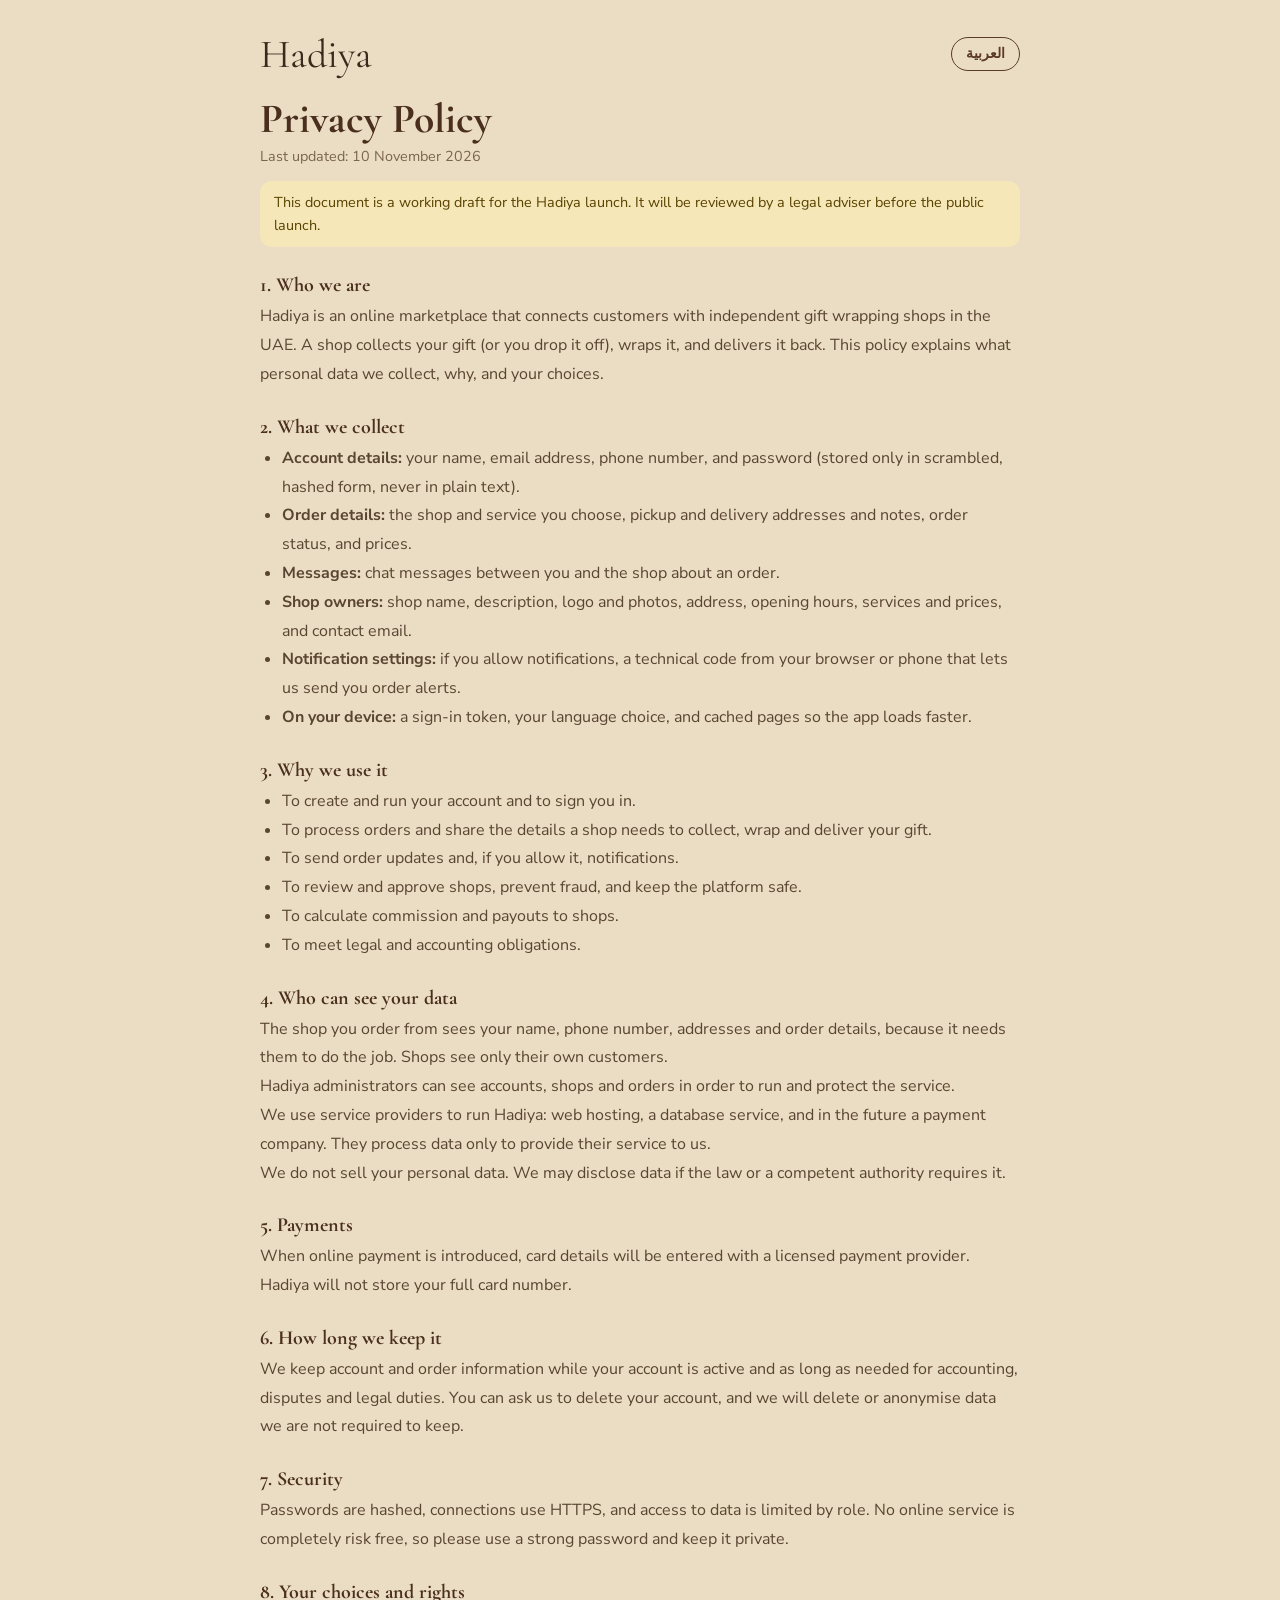
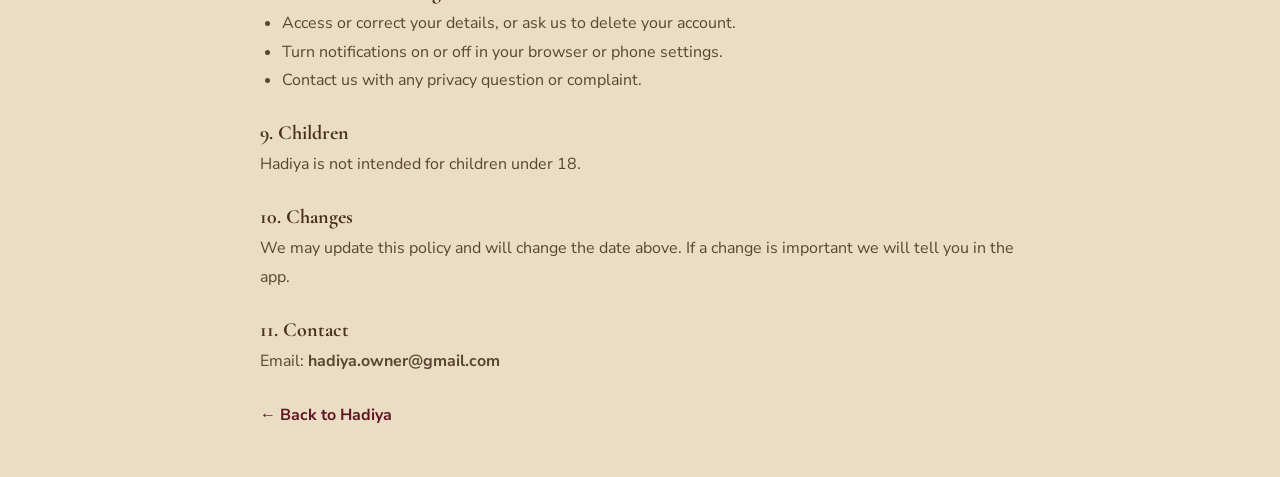
<file: privacy.html>
<!DOCTYPE html>
<html lang="en" dir="ltr" data-own-lang>
<head>
    <meta charset="UTF-8">
    <meta name="viewport" content="width=device-width, initial-scale=1.0">
    <meta name="theme-color" content="#5E1624">
    <title>Privacy Policy - Hadiya</title>
    <link rel="manifest" href="manifest.json">
    <link rel="icon" href="icon-192.png">
    <link href="https://fonts.googleapis.com/css2?family=Cormorant+Garamond:wght@600;700&family=Nunito+Sans:wght@400;600;700&family=Noto+Kufi+Arabic:wght@400;600;700&display=swap" rel="stylesheet">
    <link rel="stylesheet" href="theme.css">
    <style>
        .legal { width: min(760px, calc(100% - 28px)); margin: 0 auto; padding: 8px 0 50px; }
        .legal-top { display: flex; align-items: center; justify-content: space-between; gap: 12px; padding: 22px 0 10px; }
        .legal-top a.brand-name { text-decoration: none; color: inherit; }
        .legal h1 { margin: 10px 0 4px; font-size: clamp(1.9rem, 5vw, 2.6rem); }
        .legal h2 { margin: 28px 0 6px; font-size: 1.25rem; }
        .legal p, .legal li { line-height: 1.8; color: var(--ink-2); }
        .legal ul { padding-inline-start: 22px; }
        .legal .updated { color: var(--muted); font-size: .9rem; }
        .legal .draft { margin: 14px 0 0; padding: 10px 14px; border-radius: 12px; background: #F5E7B8; color: #5a4300; font-size: .9rem; line-height: 1.6; }
        .legal .back { display: inline-block; margin-top: 28px; font-weight: 700; color: var(--burgundy, #5E1624); }
        [data-lang] { display: none; }
        html[lang="en"] [data-lang="en"], html[lang="ar"] [data-lang="ar"] { display: block; }
        body.arabic .legal h1 { line-height: 1.5; }
    </style>
</head>
<body>
    <div class="legal">
        <div class="legal-top">
            <a href="index.html" class="brand-name" id="brandName">Hadiya</a>
            <button class="lang-btn keep" id="languageButton" type="button">العربية</button>
        </div>

        <div data-lang="en">
            <h1>Privacy Policy</h1>
            <div class="updated">Last updated: 10 November 2026</div>
            <div class="draft">This document is a working draft for the Hadiya launch. It will be reviewed by a legal adviser before the public launch.</div>
            <h2>1. Who we are</h2>
            <p>Hadiya is an online marketplace that connects customers with independent gift wrapping shops in the UAE. A shop collects your gift (or you drop it off), wraps it, and delivers it back. This policy explains what personal data we collect, why, and your choices.</p>
            <h2>2. What we collect</h2>
            <ul><li><strong>Account details:</strong> your name, email address, phone number, and password (stored only in scrambled, hashed form, never in plain text).</li><li><strong>Order details:</strong> the shop and service you choose, pickup and delivery addresses and notes, order status, and prices.</li><li><strong>Messages:</strong> chat messages between you and the shop about an order.</li><li><strong>Shop owners:</strong> shop name, description, logo and photos, address, opening hours, services and prices, and contact email.</li><li><strong>Notification settings:</strong> if you allow notifications, a technical code from your browser or phone that lets us send you order alerts.</li><li><strong>On your device:</strong> a sign-in token, your language choice, and cached pages so the app loads faster.</li></ul>
            <h2>3. Why we use it</h2>
            <ul><li>To create and run your account and to sign you in.</li><li>To process orders and share the details a shop needs to collect, wrap and deliver your gift.</li><li>To send order updates and, if you allow it, notifications.</li><li>To review and approve shops, prevent fraud, and keep the platform safe.</li><li>To calculate commission and payouts to shops.</li><li>To meet legal and accounting obligations.</li></ul>
            <h2>4. Who can see your data</h2>
            <p>The shop you order from sees your name, phone number, addresses and order details, because it needs them to do the job. Shops see only their own customers.</p>
            <p>Hadiya administrators can see accounts, shops and orders in order to run and protect the service.</p>
            <p>We use service providers to run Hadiya: web hosting, a database service, and in the future a payment company. They process data only to provide their service to us.</p>
            <p>We do not sell your personal data. We may disclose data if the law or a competent authority requires it.</p>
            <h2>5. Payments</h2>
            <p>When online payment is introduced, card details will be entered with a licensed payment provider. Hadiya will not store your full card number.</p>
            <h2>6. How long we keep it</h2>
            <p>We keep account and order information while your account is active and as long as needed for accounting, disputes and legal duties. You can ask us to delete your account, and we will delete or anonymise data we are not required to keep.</p>
            <h2>7. Security</h2>
            <p>Passwords are hashed, connections use HTTPS, and access to data is limited by role. No online service is completely risk free, so please use a strong password and keep it private.</p>
            <h2>8. Your choices and rights</h2>
            <ul><li>Access or correct your details, or ask us to delete your account.</li><li>Turn notifications on or off in your browser or phone settings.</li><li>Contact us with any privacy question or complaint.</li></ul>
            <h2>9. Children</h2>
            <p>Hadiya is not intended for children under 18.</p>
            <h2>10. Changes</h2>
            <p>We may update this policy and will change the date above. If a change is important we will tell you in the app.</p>
            <h2>11. Contact</h2>
            <p>Email: <strong>hadiya.owner@gmail.com</strong></p>
            <a class="back" href="index.html">← Back to Hadiya</a>
        </div>

        <div data-lang="ar">
            <h1>سياسة الخصوصية</h1>
            <div class="updated">آخر تحديث: ١٠ نوفمبر ٢٠٢٦</div>
            <div class="draft">هذه الوثيقة مسودة عمل لإطلاق هدية، وستُراجَع من مستشار قانوني قبل الإطلاق العام.</div>
            <h2>١. من نحن</h2>
            <p>هدية سوق إلكتروني يربط العملاء بمتاجر مستقلة لتغليف الهدايا في الإمارات. يستلم المتجر هديتك (أو تسلّمها بنفسك)، ويغلّفها، ويعيدها إليك. توضح هذه السياسة البيانات الشخصية التي نجمعها ولماذا، وخياراتك بشأنها.</p>
            <h2>٢. ما الذي نجمعه</h2>
            <ul><li><strong>بيانات الحساب:</strong> اسمك وبريدك الإلكتروني ورقم هاتفك وكلمة المرور (تُحفظ بصيغة مشفّرة فقط، ولا تُحفظ نصًا واضحًا أبدًا).</li><li><strong>بيانات الطلب:</strong> المتجر والخدمة التي تختارها، وعناوين الاستلام والتسليم وملاحظاتها، وحالة الطلب والأسعار.</li><li><strong>الرسائل:</strong> رسائل المحادثة بينك وبين المتجر بخصوص الطلب.</li><li><strong>أصحاب المتاجر:</strong> اسم المتجر ووصفه وشعاره وصوره وعنوانه وأوقات العمل والخدمات والأسعار والبريد الإلكتروني.</li><li><strong>إعدادات الإشعارات:</strong> إذا سمحت بالإشعارات، رمز تقني من متصفحك أو هاتفك يتيح لنا إرسال تنبيهات الطلبات.</li><li><strong>على جهازك:</strong> رمز تسجيل الدخول واللغة التي اخترتها وصفحات محفوظة لتسريع تحميل التطبيق.</li></ul>
            <h2>٣. لماذا نستخدمها</h2>
            <ul><li>لإنشاء حسابك وإدارته وتسجيل دخولك.</li><li>لمعالجة الطلبات ومشاركة ما يحتاجه المتجر لاستلام هديتك وتغليفها وتسليمها.</li><li>لإرسال تحديثات الطلبات، والإشعارات إن سمحت بها.</li><li>لمراجعة المتاجر والموافقة عليها ومنع الاحتيال وحماية المنصة.</li><li>لحساب العمولة والمبالغ المستحقة للمتاجر.</li><li>للالتزام بالمتطلبات القانونية والمحاسبية.</li></ul>
            <h2>٤. من يمكنه رؤية بياناتك</h2>
            <p>يرى المتجر الذي تطلب منه اسمك ورقم هاتفك وعناوينك وتفاصيل الطلب لأنه يحتاجها لتنفيذ الخدمة. ولا يرى المتجر إلا عملاءه.</p>
            <p>يستطيع مشرفو هدية الاطلاع على الحسابات والمتاجر والطلبات لتشغيل الخدمة وحمايتها.</p>
            <p>نستعين بمزوّدي خدمات لتشغيل هدية: استضافة الموقع، وخدمة قاعدة بيانات، ومستقبلًا شركة دفع. ولا يعالجون البيانات إلا لتقديم خدمتهم لنا.</p>
            <p>لا نبيع بياناتك الشخصية. وقد نفصح عنها إذا طلب القانون أو جهة مختصة ذلك.</p>
            <h2>٥. المدفوعات</h2>
            <p>عند تفعيل الدفع الإلكتروني ستُدخل بيانات بطاقتك لدى مزوّد دفع مرخّص. ولن تحتفظ هدية برقم بطاقتك كاملًا.</p>
            <h2>٦. مدة الاحتفاظ بالبيانات</h2>
            <p>نحتفظ ببيانات الحساب والطلبات ما دام حسابك نشطًا وما دامت هناك حاجة لها في المحاسبة والنزاعات والالتزامات القانونية. يمكنك طلب حذف حسابك، وسنحذف أو نُخفي هوية البيانات التي لا يلزمنا الاحتفاظ بها.</p>
            <h2>٧. الأمان</h2>
            <p>تُحفظ كلمات المرور بصيغة مشفّرة، وتستخدم الاتصالات بروتوكول HTTPS، ويقتصر الوصول إلى البيانات حسب الدور. لا توجد خدمة إلكترونية خالية تمامًا من المخاطر، فنرجو استخدام كلمة مرور قوية والحفاظ على سريتها.</p>
            <h2>٨. خياراتك وحقوقك</h2>
            <ul><li>الاطلاع على بياناتك أو تصحيحها، أو طلب حذف حسابك.</li><li>تشغيل الإشعارات أو إيقافها من إعدادات المتصفح أو الهاتف.</li><li>التواصل معنا لأي سؤال أو شكوى تتعلق بالخصوصية.</li></ul>
            <h2>٩. الأطفال</h2>
            <p>هدية غير مخصصة لمن هم دون ١٨ عامًا.</p>
            <h2>١٠. التغييرات</h2>
            <p>قد نحدّث هذه السياسة ونغيّر التاريخ أعلاه. وإذا كان التغيير مهمًا فسنخبرك به داخل التطبيق.</p>
            <h2>١١. التواصل</h2>
            <p>البريد الإلكتروني: <strong>hadiya.owner@gmail.com</strong></p>
            <a class="back" href="index.html">→ العودة إلى هدية</a>
        </div>
    </div>

    <script>
        (function () {
            var lang = "en";
            try { lang = localStorage.getItem("language") || "en"; } catch (e) {}
            var btn = document.getElementById("languageButton");
            function apply() {
                document.documentElement.lang = lang;
                document.documentElement.dir = lang === "ar" ? "rtl" : "ltr";
                document.body.classList.toggle("arabic", lang === "ar");
                btn.textContent = lang === "en" ? "العربية" : "English";
                document.getElementById("brandName").textContent = lang === "ar" ? "هدية" : "Hadiya";
                document.title = (lang === "ar" ? "سياسة الخصوصية" : "Privacy Policy") + (lang === "ar" ? " - هدية" : " - Hadiya");
            }
            btn.addEventListener("click", function () {
                lang = lang === "en" ? "ar" : "en";
                try { localStorage.setItem("language", lang); } catch (e) {}
                apply();
            });
            apply();
        })();
    </script>
</body>
</html>
</file>
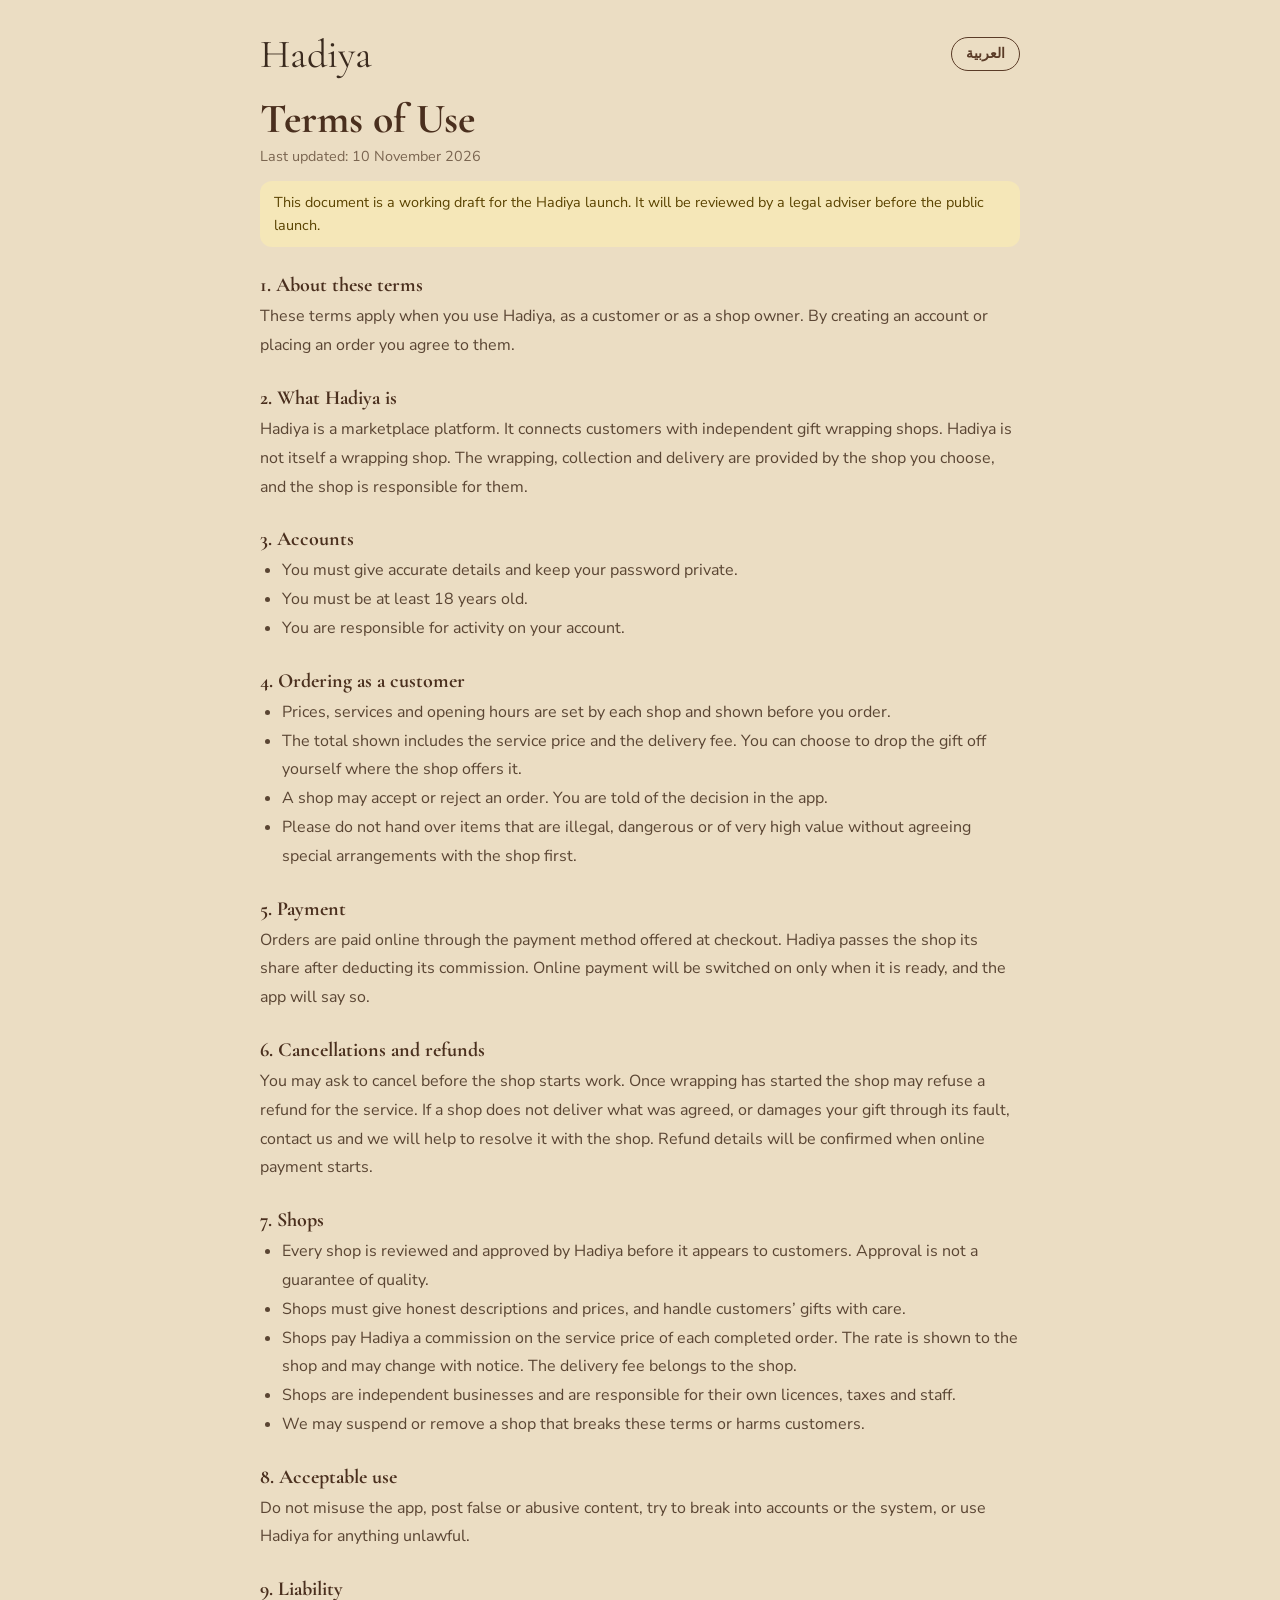
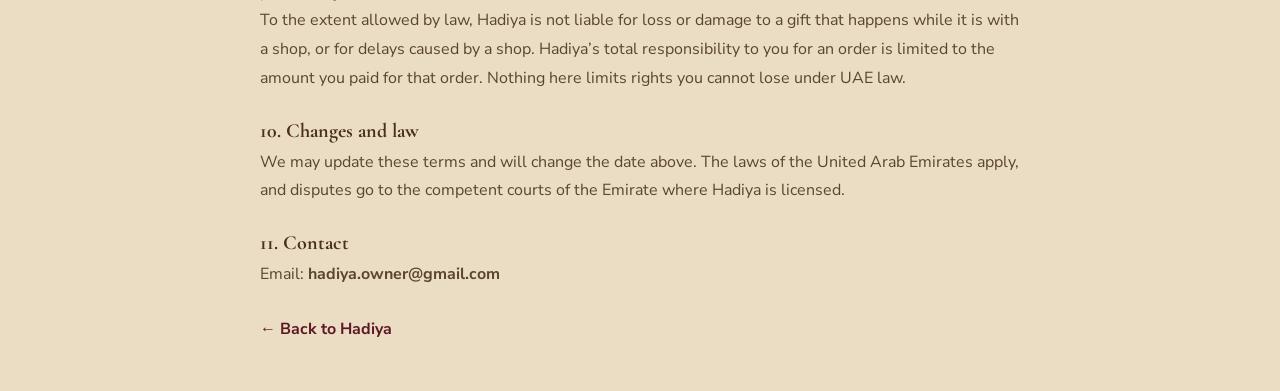
<file: terms.html>
<!DOCTYPE html>
<html lang="en" dir="ltr" data-own-lang>
<head>
    <meta charset="UTF-8">
    <meta name="viewport" content="width=device-width, initial-scale=1.0">
    <meta name="theme-color" content="#5E1624">
    <title>Terms of Use - Hadiya</title>
    <link rel="manifest" href="manifest.json">
    <link rel="icon" href="icon-192.png">
    <link href="https://fonts.googleapis.com/css2?family=Cormorant+Garamond:wght@600;700&family=Nunito+Sans:wght@400;600;700&family=Noto+Kufi+Arabic:wght@400;600;700&display=swap" rel="stylesheet">
    <link rel="stylesheet" href="theme.css">
    <style>
        .legal { width: min(760px, calc(100% - 28px)); margin: 0 auto; padding: 8px 0 50px; }
        .legal-top { display: flex; align-items: center; justify-content: space-between; gap: 12px; padding: 22px 0 10px; }
        .legal-top a.brand-name { text-decoration: none; color: inherit; }
        .legal h1 { margin: 10px 0 4px; font-size: clamp(1.9rem, 5vw, 2.6rem); }
        .legal h2 { margin: 28px 0 6px; font-size: 1.25rem; }
        .legal p, .legal li { line-height: 1.8; color: var(--ink-2); }
        .legal ul { padding-inline-start: 22px; }
        .legal .updated { color: var(--muted); font-size: .9rem; }
        .legal .draft { margin: 14px 0 0; padding: 10px 14px; border-radius: 12px; background: #F5E7B8; color: #5a4300; font-size: .9rem; line-height: 1.6; }
        .legal .back { display: inline-block; margin-top: 28px; font-weight: 700; color: var(--burgundy, #5E1624); }
        [data-lang] { display: none; }
        html[lang="en"] [data-lang="en"], html[lang="ar"] [data-lang="ar"] { display: block; }
        body.arabic .legal h1 { line-height: 1.5; }
    </style>
</head>
<body>
    <div class="legal">
        <div class="legal-top">
            <a href="index.html" class="brand-name" id="brandName">Hadiya</a>
            <button class="lang-btn keep" id="languageButton" type="button">العربية</button>
        </div>

        <div data-lang="en">
            <h1>Terms of Use</h1>
            <div class="updated">Last updated: 10 November 2026</div>
            <div class="draft">This document is a working draft for the Hadiya launch. It will be reviewed by a legal adviser before the public launch.</div>
            <h2>1. About these terms</h2>
            <p>These terms apply when you use Hadiya, as a customer or as a shop owner. By creating an account or placing an order you agree to them.</p>
            <h2>2. What Hadiya is</h2>
            <p>Hadiya is a marketplace platform. It connects customers with independent gift wrapping shops. Hadiya is not itself a wrapping shop. The wrapping, collection and delivery are provided by the shop you choose, and the shop is responsible for them.</p>
            <h2>3. Accounts</h2>
            <ul><li>You must give accurate details and keep your password private.</li><li>You must be at least 18 years old.</li><li>You are responsible for activity on your account.</li></ul>
            <h2>4. Ordering as a customer</h2>
            <ul><li>Prices, services and opening hours are set by each shop and shown before you order.</li><li>The total shown includes the service price and the delivery fee. You can choose to drop the gift off yourself where the shop offers it.</li><li>A shop may accept or reject an order. You are told of the decision in the app.</li><li>Please do not hand over items that are illegal, dangerous or of very high value without agreeing special arrangements with the shop first.</li></ul>
            <h2>5. Payment</h2>
            <p>Orders are paid online through the payment method offered at checkout. Hadiya passes the shop its share after deducting its commission. Online payment will be switched on only when it is ready, and the app will say so.</p>
            <h2>6. Cancellations and refunds</h2>
            <p>You may ask to cancel before the shop starts work. Once wrapping has started the shop may refuse a refund for the service. If a shop does not deliver what was agreed, or damages your gift through its fault, contact us and we will help to resolve it with the shop. Refund details will be confirmed when online payment starts.</p>
            <h2>7. Shops</h2>
            <ul><li>Every shop is reviewed and approved by Hadiya before it appears to customers. Approval is not a guarantee of quality.</li><li>Shops must give honest descriptions and prices, and handle customers’ gifts with care.</li><li>Shops pay Hadiya a commission on the service price of each completed order. The rate is shown to the shop and may change with notice. The delivery fee belongs to the shop.</li><li>Shops are independent businesses and are responsible for their own licences, taxes and staff.</li><li>We may suspend or remove a shop that breaks these terms or harms customers.</li></ul>
            <h2>8. Acceptable use</h2>
            <p>Do not misuse the app, post false or abusive content, try to break into accounts or the system, or use Hadiya for anything unlawful.</p>
            <h2>9. Liability</h2>
            <p>To the extent allowed by law, Hadiya is not liable for loss or damage to a gift that happens while it is with a shop, or for delays caused by a shop. Hadiya’s total responsibility to you for an order is limited to the amount you paid for that order. Nothing here limits rights you cannot lose under UAE law.</p>
            <h2>10. Changes and law</h2>
            <p>We may update these terms and will change the date above. The laws of the United Arab Emirates apply, and disputes go to the competent courts of the Emirate where Hadiya is licensed.</p>
            <h2>11. Contact</h2>
            <p>Email: <strong>hadiya.owner@gmail.com</strong></p>
            <a class="back" href="index.html">← Back to Hadiya</a>
        </div>

        <div data-lang="ar">
            <h1>شروط الاستخدام</h1>
            <div class="updated">آخر تحديث: ١٠ نوفمبر ٢٠٢٦</div>
            <div class="draft">هذه الوثيقة مسودة عمل لإطلاق هدية، وستُراجَع من مستشار قانوني قبل الإطلاق العام.</div>
            <h2>١. عن هذه الشروط</h2>
            <p>تسري هذه الشروط عند استخدامك هدية، سواء كنت عميلًا أو صاحب متجر. وبإنشاء حساب أو تقديم طلب فإنك توافق عليها.</p>
            <h2>٢. ما هي هدية</h2>
            <p>هدية منصة سوق إلكتروني تربط العملاء بمتاجر مستقلة لتغليف الهدايا. وهدية نفسها ليست متجر تغليف. التغليف والاستلام والتسليم يقدّمها المتجر الذي تختاره، وهو المسؤول عنها.</p>
            <h2>٣. الحسابات</h2>
            <ul><li>يجب أن تقدّم بيانات صحيحة وأن تحافظ على سرية كلمة المرور.</li><li>يجب ألا يقل عمرك عن ١٨ عامًا.</li><li>أنت مسؤول عن النشاط الذي يتم عبر حسابك.</li></ul>
            <h2>٤. الطلب كعميل</h2>
            <ul><li>تحدد كل متجر الأسعار والخدمات وأوقات العمل وتُعرض قبل الطلب.</li><li>يشمل الإجمالي المعروض سعر الخدمة ورسوم التوصيل. ويمكنك اختيار تسليم الهدية بنفسك إن كان المتجر يتيح ذلك.</li><li>يحق للمتجر قبول الطلب أو رفضه، وسيصلك القرار داخل التطبيق.</li><li>نرجو عدم تسليم أشياء ممنوعة أو خطرة أو عالية القيمة جدًا دون الاتفاق المسبق مع المتجر على ترتيبات خاصة.</li></ul>
            <h2>٥. الدفع</h2>
            <p>تُدفع الطلبات إلكترونيًا عبر وسيلة الدفع المتاحة عند إتمام الطلب. وتحوّل هدية للمتجر حصته بعد خصم عمولتها. ولن يُفعَّل الدفع الإلكتروني إلا عند جاهزيته، وسيوضح التطبيق ذلك.</p>
            <h2>٦. الإلغاء والاسترداد</h2>
            <p>يمكنك طلب الإلغاء قبل أن يبدأ المتجر العمل. وبعد بدء التغليف قد يرفض المتجر استرداد قيمة الخدمة. وإذا لم يلتزم المتجر بما تم الاتفاق عليه أو تسبب بتلف هديتك فتواصل معنا لنساعد في حل الأمر مع المتجر. وسيتم تأكيد تفاصيل الاسترداد عند بدء الدفع الإلكتروني.</p>
            <h2>٧. المتاجر</h2>
            <ul><li>تتم مراجعة كل متجر والموافقة عليه من هدية قبل ظهوره للعملاء. والموافقة ليست ضمانًا للجودة.</li><li>على المتاجر تقديم أوصاف وأسعار صادقة والتعامل مع هدايا العملاء بعناية.</li><li>تدفع المتاجر لهدية عمولة على سعر الخدمة في كل طلب مكتمل. وتُعرض النسبة للمتجر وقد تتغير بإشعار مسبق. أما رسوم التوصيل فهي من حق المتجر.</li><li>المتاجر منشآت مستقلة ومسؤولة عن تراخيصها وضرائبها وموظفيها.</li><li>يحق لنا إيقاف أي متجر يخالف هذه الشروط أو يضر بالعملاء أو إزالته.</li></ul>
            <h2>٨. الاستخدام المقبول</h2>
            <p>يُمنع إساءة استخدام التطبيق أو نشر محتوى كاذب أو مسيء أو محاولة اختراق الحسابات أو النظام أو استخدام هدية في أي أمر مخالف للقانون.</p>
            <h2>٩. المسؤولية</h2>
            <p>إلى الحد الذي يسمح به القانون، لا تتحمل هدية مسؤولية فقدان الهدية أو تلفها أثناء وجودها لدى المتجر، ولا التأخير الناتج عن المتجر. وتقتصر مسؤولية هدية تجاهك عن أي طلب على المبلغ الذي دفعته لذلك الطلب. ولا يقيّد أي شيء هنا حقوقك التي لا يجوز التنازل عنها بموجب قانون دولة الإمارات.</p>
            <h2>١٠. التغييرات والقانون</h2>
            <p>قد نحدّث هذه الشروط ونغيّر التاريخ أعلاه. ويسري قانون دولة الإمارات العربية المتحدة، وتُحال النزاعات إلى المحاكم المختصة في الإمارة التي تُرخَّص فيها هدية.</p>
            <h2>١١. التواصل</h2>
            <p>البريد الإلكتروني: <strong>hadiya.owner@gmail.com</strong></p>
            <a class="back" href="index.html">→ العودة إلى هدية</a>
        </div>
    </div>

    <script>
        (function () {
            var lang = "en";
            try { lang = localStorage.getItem("language") || "en"; } catch (e) {}
            var btn = document.getElementById("languageButton");
            function apply() {
                document.documentElement.lang = lang;
                document.documentElement.dir = lang === "ar" ? "rtl" : "ltr";
                document.body.classList.toggle("arabic", lang === "ar");
                btn.textContent = lang === "en" ? "العربية" : "English";
                document.getElementById("brandName").textContent = lang === "ar" ? "هدية" : "Hadiya";
                document.title = (lang === "ar" ? "شروط الاستخدام" : "Terms of Use") + (lang === "ar" ? " - هدية" : " - Hadiya");
            }
            btn.addEventListener("click", function () {
                lang = lang === "en" ? "ar" : "en";
                try { localStorage.setItem("language", lang); } catch (e) {}
                apply();
            });
            apply();
        })();
    </script>
</body>
</html>
</file>
<file: theme.css>
/* Hadiya - shared look: Mediterranean cafe, burgundy on beige.
   Every page loads this file. Change colours in ONE place: the :root block below. */

:root {
  --bg: #EBDDC3;
  --bg-2: #E3D2B0;
  --card: #F2E7D0;
  --field: #F6EEDC;
  --line: #D4C09A;

  --ink: #3A2A1E;
  --ink-2: #5A4533;
  --muted: #7A6550;
  --head: #4A2F1E;

  --wine: #5E1624;
  --wine-d: #47101B;
  --wine-soft: #E4CFC4;
  --on-wine: #F2E7D0;

  --coffee: #5A3B27;
  --sand: #E0CBA0;
  --olive: #6B7440;
  --lemon: #E3B93C;
  --sea: #1F4E6B;
  --chalk: #33291F;

  --shadow: 0 10px 26px rgba(70, 40, 20, 0.12);
  --serif: "Cormorant Garamond", Georgia, serif;
  --sans: "Nunito Sans", "Segoe UI", sans-serif;
  --script: "Caveat", cursive;
  --arabic: "Noto Kufi Arabic", "Segoe UI", sans-serif;
}

* { margin: 0; padding: 0; box-sizing: border-box; }
[hidden] { display: none !important; }
html { -webkit-text-size-adjust: 100%; }

body {
  min-height: 100vh;
  color: var(--ink);
  background: var(--bg);
  font-family: var(--sans);
  line-height: 1.5;
}
body.arabic, body.arabic button, body.arabic input, body.arabic select, body.arabic textarea { font-family: var(--arabic); }
body.arabic h1, body.arabic h2, body.arabic h3, body.arabic .script { font-family: var(--arabic); letter-spacing: 0; }

a { color: inherit; text-decoration: none; }
h1, h2, h3 { font-family: var(--serif); color: var(--head); font-weight: 700; line-height: 1.05; }

.wrap { width: min(1160px, calc(100% - 40px)); margin: 0 auto; }
.wrap-narrow { width: min(900px, calc(100% - 40px)); margin: 0 auto; }
.script { font-family: var(--script); font-weight: 700; color: var(--wine); font-size: 1.7rem; }

/* ---------- striped awning (top of every page) ---------- */
.awning {
  position: relative;
  height: 30px;
  background: repeating-linear-gradient(90deg, var(--wine) 0 40px, var(--sand) 40px 80px);
}
.awning::after {
  content: "";
  position: absolute; left: 0; right: 0; top: 100%;
  height: 20px;
  background: repeating-linear-gradient(90deg, var(--wine) 0 40px, var(--sand) 40px 80px);
  -webkit-mask: radial-gradient(circle at 20px 0, #000 19px, transparent 20.5px) 0 0 / 40px 100% repeat-x;
          mask: radial-gradient(circle at 20px 0, #000 19px, transparent 20.5px) 0 0 / 40px 100% repeat-x;
}

/* ---------- top bar ---------- */
.topbar {
  display: flex; align-items: center; justify-content: space-between;
  gap: 16px; flex-wrap: wrap;
  padding: 34px 0 18px;
}
.brand { display: inline-flex; align-items: center; gap: 12px; }
.brand-mark {
  display: grid; place-items: center;
  width: 44px; height: 44px; border-radius: 50%;
  background: var(--coffee);
}
.brand-mark svg { width: 24px; height: 24px; stroke: var(--sand); }
/* The name: Italiana (English) and Gulzar (Arabic). Change these two lines to change the name's fonts. */
.brand-name { font-family: "Italiana", var(--serif); font-size: 2.5rem; font-weight: 400; line-height: 1.2; color: var(--head); }
body.arabic .brand-name { font-family: "Gulzar", var(--arabic); font-size: 3.1rem; font-weight: 400; line-height: 1.55; letter-spacing: 0; }

.nav { display: flex; align-items: center; gap: 22px; flex-wrap: wrap; font-size: 0.95rem; font-weight: 700; color: var(--ink-2); }
.nav a:hover, .nav button.link:hover { color: var(--wine); }
.nav button.link { border: 0; background: none; color: inherit; font: inherit; font-weight: 700; cursor: pointer; }
.nav .active { color: var(--wine); border-bottom: 2px solid var(--wine); padding-bottom: 3px; }
.nav .cta { padding: 11px 22px; border-radius: 999px; background: var(--wine); color: var(--on-wine); }
.nav .cta:hover { background: var(--wine-d); color: var(--on-wine); }
.lang-btn {
  padding: 6px 14px; border: 1.5px solid var(--coffee); border-radius: 999px;
  background: transparent; color: var(--coffee); font: inherit; font-size: 0.85rem; font-weight: 700; cursor: pointer;
}
.lang-btn:hover { background: var(--coffee); color: var(--on-wine); }

/* ---------- unread chat badges ---------- */
.nav-badge, .unread-pill {
  display: inline-block; min-width: 1.4em; padding: 1px 7px; margin-left: 6px;
  border-radius: 999px; background: #C0392B; color: #FFF3E0;
  font-size: 0.72rem; font-weight: 800; line-height: 1.5; text-align: center; vertical-align: middle;
}
.nav-badge[hidden] { display: none; }
.unread-banner { display: flex; align-items: center; justify-content: space-between; gap: 12px; flex-wrap: wrap; }
.unread-banner a { text-decoration: underline; font-weight: 800; }

/* ---------- buttons ---------- */
.btn {
  display: inline-block; padding: 13px 26px;
  border: 2px solid var(--wine); border-radius: 999px;
  background: var(--wine); color: var(--on-wine);
  font: inherit; font-weight: 700; font-size: 0.95rem; text-align: center;
  cursor: pointer; transition: transform 0.2s, background 0.2s;
}
.btn:hover { background: var(--wine-d); border-color: var(--wine-d); transform: translateY(-2px); }
.btn:disabled { opacity: 0.55; cursor: not-allowed; transform: none; }
.btn-outline, .btn.light { background: transparent; color: var(--wine); }
.btn-outline:hover, .btn.light:hover { background: var(--wine); color: var(--on-wine); }
.btn-sm { padding: 9px 18px; font-size: 0.85rem; }
.btn-block { display: block; width: 100%; }

/* ---------- cards, headings ---------- */
.card {
  background: var(--card); border: 1px solid var(--line);
  border-radius: 22px; padding: 22px; margin-bottom: 20px;
  box-shadow: var(--shadow);
}
.card h2 { font-size: 1.7rem; margin-bottom: 12px; color: var(--wine); }
.page-head { padding: 22px 0 8px; }
.page-head h1 { font-size: clamp(2.6rem, 6vw, 3.8rem); letter-spacing: -0.5px; }
.page-head p { margin-top: 10px; color: var(--ink-2); font-size: 1.05rem; }

/* ---------- forms ---------- */
label { display: block; margin: 0 0 6px; color: var(--head); font-size: 0.85rem; font-weight: 700; }
input, select, textarea {
  width: 100%; padding: 13px 15px;
  border: 1.5px solid var(--line); border-radius: 12px;
  background: var(--field); color: var(--ink);
  font: inherit; outline: none;
}
input::placeholder, textarea::placeholder { color: #9A8868; }
input:focus, select:focus, textarea:focus { border-color: var(--wine); box-shadow: 0 0 0 4px rgba(94, 22, 36, 0.12); }
textarea { min-height: 80px; resize: vertical; }

/* ---------- notices ---------- */
.notice, .banner, .message { padding: 13px 16px; border-radius: 14px; margin-bottom: 16px; font-weight: 700; font-size: 0.92rem; background: var(--sand); color: var(--head); }
.notice.warn { background: #EBD28A; color: #5C4204; }
.notice.error, .message.error, .error-text { background: #E6C3C3; color: var(--wine); }
.notice.ok, .banner, .message.success { background: #CFD8B2; color: #2F4A1A; }
.message.info { background: #D3DDDD; color: var(--sea); }

/* ---------- status badges (both naming styles used by the pages) ---------- */
.status, .order-status {
  display: inline-block; padding: 5px 12px; border-radius: 999px;
  background: var(--sand); color: var(--head);
  font-size: 0.72rem; font-weight: 800; letter-spacing: 0.5px; text-transform: uppercase; white-space: nowrap;
}
.status-pending, .st-pending { background: #EBD28A; color: #5C4204; }
.status-accepted, .status-in_progress, .st-accepted, .st-in_progress { background: #CFDCDD; color: var(--sea); }
.status-ready, .status-out_for_delivery, .st-ready, .st-out_for_delivery { background: #D9DDB8; color: #3F4824; }
.status-completed, .st-completed { background: #C4D3A8; color: #2F4A1A; }
.status-cancelled, .status-rejected, .st-cancelled, .st-rejected { background: #E6C3C3; color: var(--wine); }

/* ---------- order cards ---------- */
.order-card {
  background: var(--card); border: 1px solid var(--line); border-left: 6px solid var(--wine);
  border-radius: 18px; padding: 18px; margin-bottom: 16px; box-shadow: var(--shadow);
}
.act { border: 0; border-radius: 999px; padding: 9px 18px; cursor: pointer; font: inherit; font-weight: 700; font-size: 0.85rem; background: var(--olive); color: var(--on-wine); }
.act:hover { filter: brightness(0.92); }
.act.neg { background: transparent; color: var(--wine); border: 1.5px solid var(--wine); }
.act:disabled { opacity: 0.5; cursor: not-allowed; }

/* ---------- menu rows (services) ---------- */
.menu-row { display: flex; align-items: baseline; gap: 12px; padding: 18px 4px; border-bottom: 1px solid var(--line); }
.menu-row:last-child { border-bottom: 0; }
.menu-row .m-name { font-family: var(--serif); font-size: 1.6rem; font-weight: 700; color: var(--head); }
.menu-row .m-desc { margin-top: 2px; font-size: 0.88rem; color: var(--muted); font-style: italic; }
.menu-row .m-dots { flex: 1; min-width: 24px; border-bottom: 3px dotted #B09A72; transform: translateY(-6px); }
.menu-row .m-price { font-family: var(--script); font-size: 1.9rem; font-weight: 700; color: var(--wine); white-space: nowrap; }

/* ---------- tree line + footer ---------- */
.trees { height: 150px; margin-top: 50px; background: url("trees.svg") repeat-x center bottom / auto 150px; }
.site-footer { background: var(--sand); }
.site-footer .wrap { display: flex; flex-wrap: wrap; justify-content: space-between; gap: 12px; padding: 22px 0 34px; color: var(--muted); font-size: 0.9rem; }
.site-footer .brand-name { font-size: 1.8rem; }
body.arabic .site-footer .brand-name { font-size: 2.2rem; line-height: 1.5; }

.loading { text-align: center; padding: 40px; color: var(--muted); font-weight: 700; }

@media (max-width: 640px) {
  .wrap, .wrap-narrow { width: calc(100% - 28px); }
  .topbar { padding-top: 26px; }
  .nav { gap: 14px; font-size: 0.88rem; }
  .brand-name { font-size: 2.1rem; }
  body.arabic .brand-name { font-size: 2.6rem; }
}

/* ---------- Arabic (right-to-left) adjustments ---------- */
html[dir="rtl"] .nav-badge, html[dir="rtl"] .unread-pill { margin-left: 0; margin-right: 6px; }
html[dir="rtl"] .order-card { border-left: 1px solid var(--line); border-right: 6px solid var(--wine); }
html[dir="rtl"] .total, html[dir="rtl"] .actions, html[dir="rtl"] .head-side { text-align: left; }
html[dir="rtl"] .search svg { left: auto; right: 20px; }
html[dir="rtl"] .search input { padding: 17px 52px 17px 22px; }
html[dir="rtl"] .menu-row .book-btn { margin-left: 0; margin-right: 4px; }
html[dir="rtl"] .msg .time { text-align: left; }
html[dir="rtl"] .msg.mine { border-bottom-right-radius: 18px; border-bottom-left-radius: 6px; }
html[dir="rtl"] .msg.theirs, html[dir="rtl"] .msg.bot { border-bottom-left-radius: 18px; border-bottom-right-radius: 6px; }
html[dir="rtl"] .nav, html[dir="rtl"] .topbar { direction: rtl; }
body.arabic .status, body.arabic .order-status, body.arabic .msg .who { letter-spacing: 0; text-transform: none; }
body.arabic .menu-row .m-name, body.arabic .shop-name, body.arabic .m-price, body.arabic .total { font-family: var(--arabic); }
body.arabic .m-desc { font-style: normal; }

/* ---------- notification offer bar ---------- */
.push-bar { display: flex; align-items: center; justify-content: space-between; gap: 12px; flex-wrap: wrap; margin: 4px 0 12px; }
.push-actions { display: inline-flex; gap: 8px; flex-wrap: wrap; }

/* ---------- Arabic text sizes (the Arabic font looks bigger than the English fonts at the same size) ---------- */
body.arabic .script { font-size: 1.2rem; }
body.arabic .page-head h1 { font-size: clamp(1.7rem, 5vw, 2.3rem); line-height: 1.4; letter-spacing: 0; }
body.arabic .page-head p { font-size: 0.98rem; }
body.arabic .card h2 { font-size: 1.3rem; line-height: 1.5; }
body.arabic .menu-row .m-name { font-size: 1.25rem; }
body.arabic .menu-row .m-price { font-size: 1.4rem; }
body.arabic .order-card .shop-name, body.arabic .shop-name { font-size: 1.3rem; line-height: 1.5; }
body.arabic .total { font-size: 1.5rem; }
body.arabic .chat-head h1 { font-size: 1.5rem; line-height: 1.5; }
</file>
